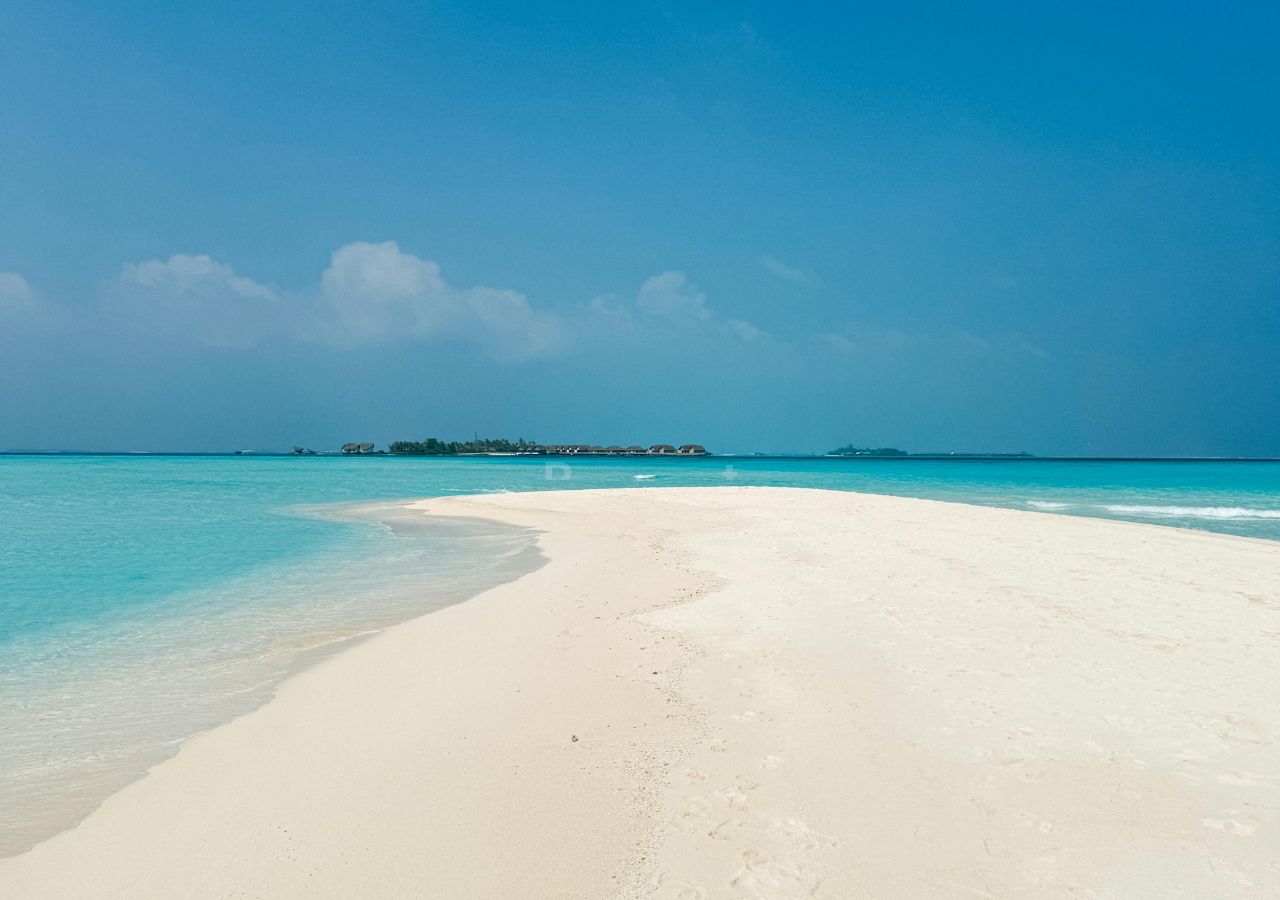
<file: gsap_5_stunning_text/index.html>
<!doctype html>
<html lang="en">
  <head>
    <meta charset="UTF-8" />
    <meta name="viewport" content="width=device-width, initial-scale=1.0" />
    <title>GSAP Stunning</title>
    <link
      rel="stylesheet"
      href="https://fonts.googleapis.com/css2?family=Roboto:wght@400;500&display=swap"
    />
    <link rel="stylesheet" href="style.css" />
  </head>
  <body>
    <div class="main">
      <h1>Rubaiyat</h1>
    </div>

    <script src="gsap.min.js"></script>
    <script src="script.js"></script>
  </body>
</html>
</file>
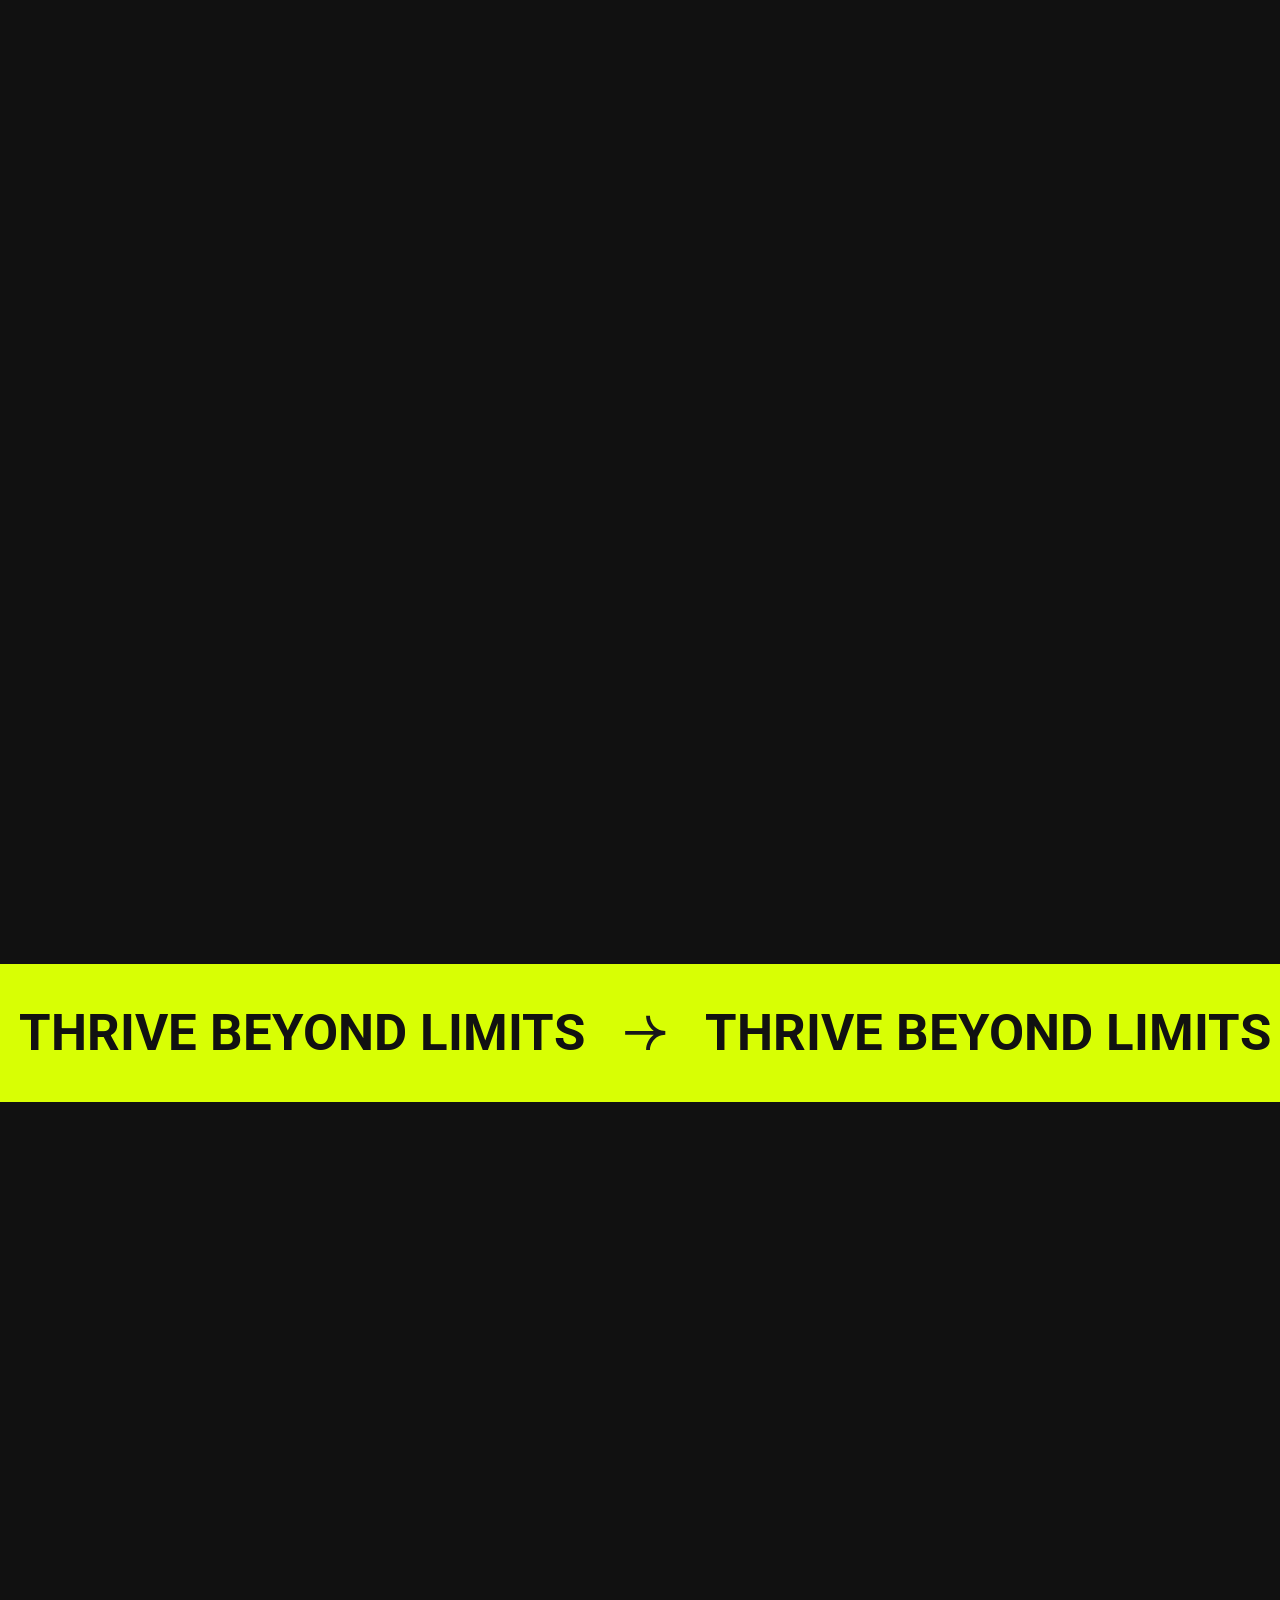
<file: gsap_6_scrolling_text/index.html>
<!doctype html>
<html lang="en">
  <head>
    <meta charset="UTF-8" />
    <meta name="viewport" content="width=device-width, initial-scale=1.0" />
    <title>GSAP Scrolling</title>
    <link
      rel="stylesheet"
      href="https://fonts.googleapis.com/css2?family=Roboto:wght@400;500&display=swap"
    />
    <link rel="stylesheet" href="style.css" />
  </head>
  <body>
    <div class="page1"></div>
    <div class="page2">
      <div class="move">
        <div class="marque">
          <h2>Thrive Beyond Limits</h2>
          <img src="arrow-br.svg" alt="" />
        </div>
        <div class="marque">
          <h2>Thrive Beyond Limits</h2>
          <img src="arrow-br.svg" alt="" />
        </div>
        <div class="marque">
          <h2>Thrive Beyond Limits</h2>
          <img src="arrow-br.svg" alt="" />
        </div>
        <div class="marque">
          <h2>Thrive Beyond Limits</h2>
          <img src="arrow-br.svg" alt="" />
        </div>
        <div class="marque">
          <h2>Thrive Beyond Limits</h2>
          <img src="arrow-br.svg" alt="" />
        </div>
      </div>
    </div>
    <div class="page3"></div>
    <div class="page4"></div>

    <script src="gsap.min.js"></script>
    <script src="script.js"></script>
  </body>
</html>
</file>
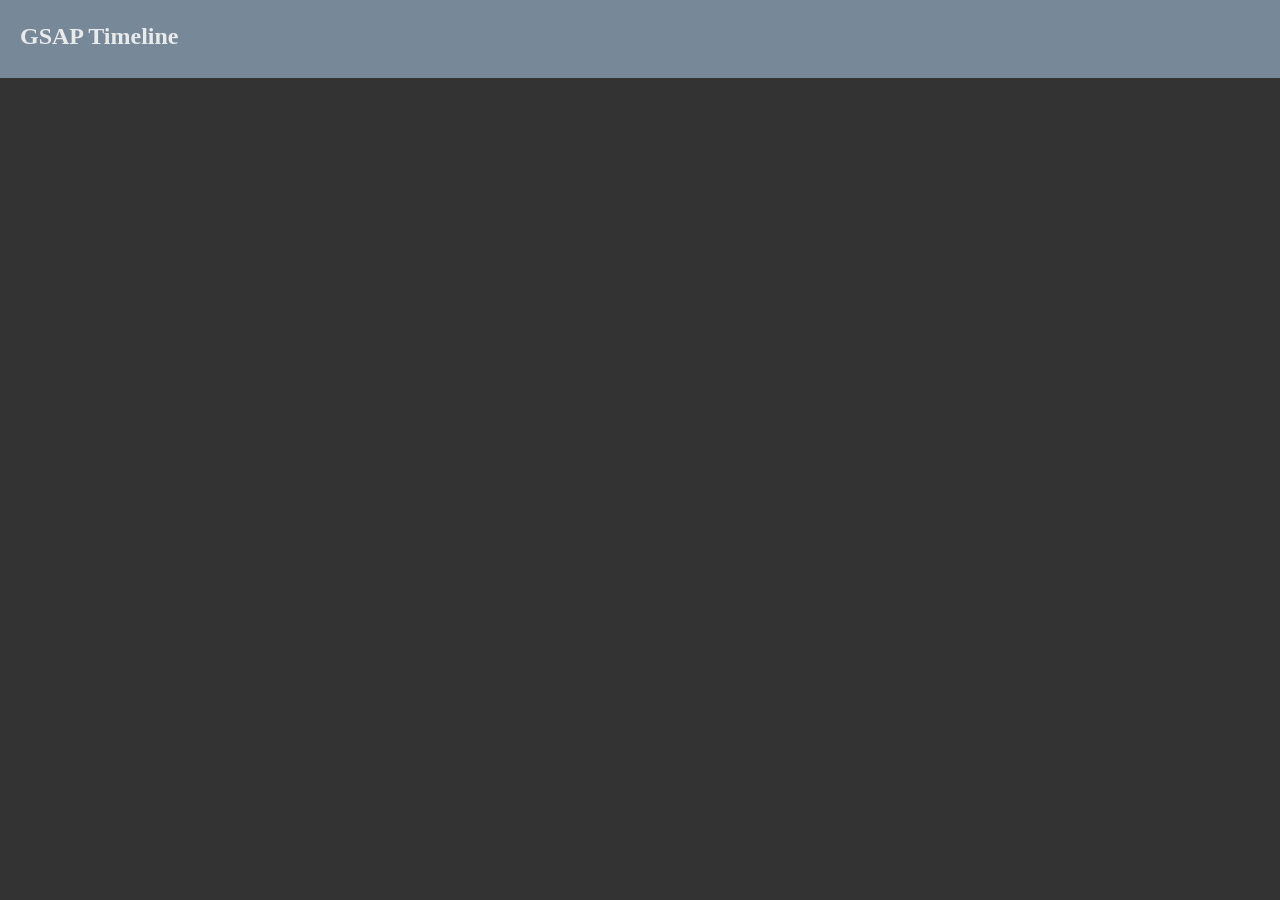
<file: gsap_first/index.html>
<!doctype html>
<html lang="en">
  <head>
    <meta charset="UTF-8" />
    <meta name="viewport" content="width=device-width, initial-scale=1.0" />
    <title>GSAP</title>
    <link rel="stylesheet" href="style.css" />
  </head>
  <body>
    <div id="nav">
      <h2>GSAP Timeline</h2>
      <div id="part2">
        <h4>Work</h4>
        <h4>About</h4>
        <h4>Contact</h4>
        <h4>Services</h4>
      </div>
    </div>

    <h1>Mosfiqur Rahman</h1>

    <!-- <script src="https://cdnjs.cloudflare.com/ajax/libs/gsap/3.12.2/gsap.min.js"></script> -->
    <script src="https://cdn.jsdelivr.net/npm/gsap@3.14.1/dist/gsap.min.js"></script>
    <script src="script.js"></script>
  </body>
</html>
</file>
<file: gsap_5_stunning_text/style.css>
*,
*::before,
*::after {
  padding: 0;
  margin: 0;
  box-sizing: border-box;
}

html,
body {
  height: 100%;
}

body {
  background-color: #111;
  font-family: "Roboto", sans-serif;
  color: #f5f5f5;
  line-height: 1.2;
  overflow-x: hidden;
}

.main {
  width: 100%;
  height: 100%;
  background-color: lightblue;
  background-image: url(bg.jpeg);
  background-size: cover;
  background-position: center;
  display: flex;
  justify-content: center;
  align-items: center;
}
h1 {
  font-size: 50px;
  font-weight: 600;
  overflow: hidden;
}

h1 span {
  display: inline-block;
}
</file>
<file: gsap_6_scrolling_text/style.css>
*,
*::before,
*::after {
  padding: 0;
  margin: 0;
  box-sizing: border-box;
}

html,
body {
  height: 100%;
}

body {
  background-color: #111;
  font-family: "Roboto", sans-serif;
  color: #f5f5f5;
  line-height: 1.2;
  overflow-x: hidden;
}

.page1,
.page2,
.page3 {
  width: 100%;
  height: 100vh;
  padding-block: 5vw;
}

.move {
  width: 100%;
  background-color: #d8ff04;
  padding-block: 3vw;
  overflow: hidden;
  display: flex;
}

.marque {
  flex-shrink: 0;
  display: flex;
  align-items: center;
  gap: 3vw;
  padding-inline: 1.5vw;
}

.marque h2 {
  font-size: 4vw;
  color: #111;
  text-transform: uppercase;
  font-weight: bold;
}

.marque img {
  height: 4vh;
}
</file>
<file: gsap_first/style.css>
*,
*::before,
*::after {
  padding: 0;
  margin: 0;
  box-sizing: border-box;
}

html,
body {
  height: 100%;
}

body {
  /* font-family: "Poppins", sans-serif; */
  background-color: #333;
  color: #f5f5f5;
  line-height: 1.6;
}
#nav {
  display: flex;
  justify-content: space-between;
  align-items: center;
  padding: 20px;
  background-color: lightslategray;
}
#part2 {
  display: flex;
  gap: 20px;
}
h1 {
  position: absolute;
  top: 50%;
  left: 50%;
  transform: translate(-50%, -50%);
  font-size: 4.5rem;
  white-space: nowrap;
}
</file>
